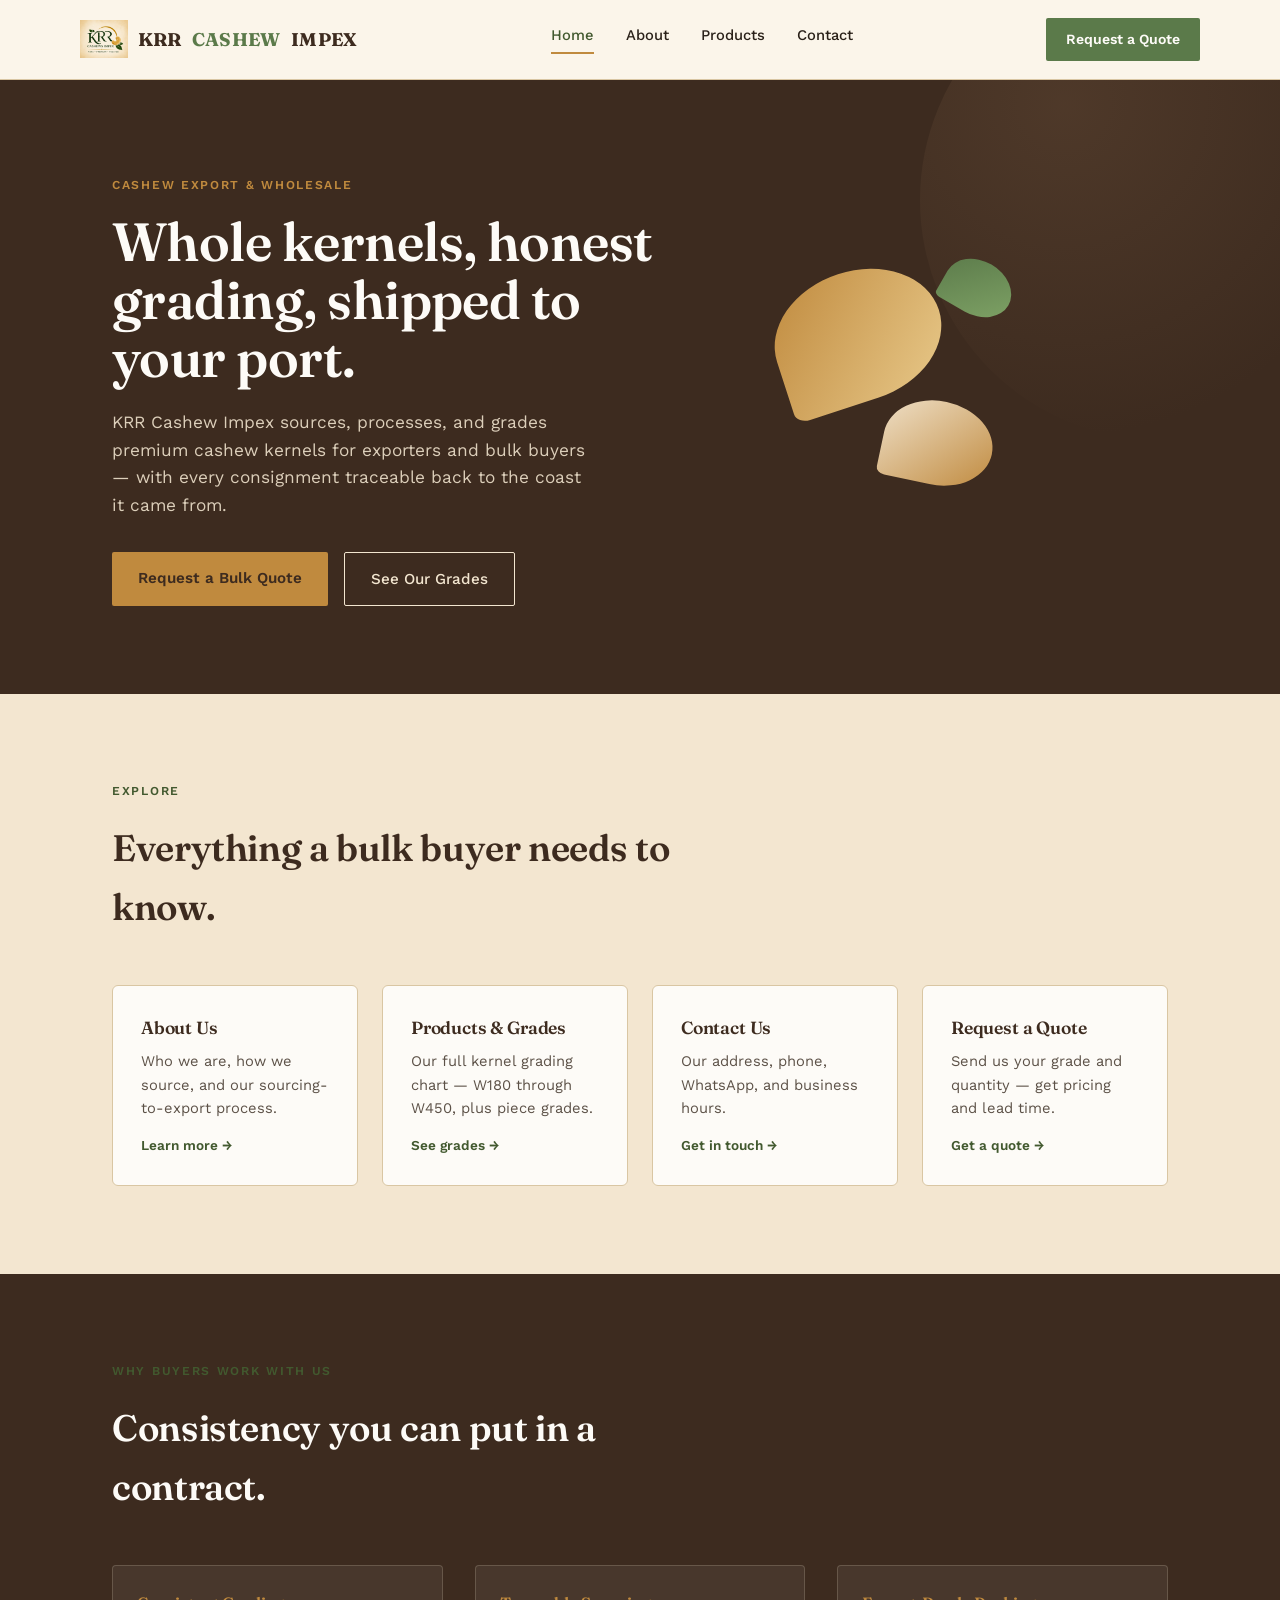
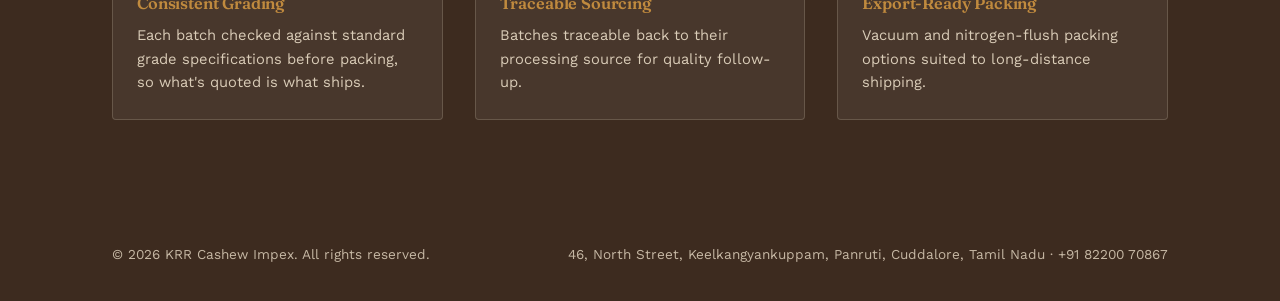
<file: index.html>
<!DOCTYPE html>
<html lang="en">
<head>
<meta charset="UTF-8">
<meta name="viewport" content="width=device-width, initial-scale=1.0">
<title>KRR Cashew Impex — Premium Cashew Export &amp; Wholesale</title>
<link rel="preconnect" href="https://fonts.googleapis.com">
<link href="https://fonts.googleapis.com/css2?family=Fraunces:opsz,wght@9..144,300;9..144,500;9..144,600;9..144,700&family=Work+Sans:wght@400;500;600&display=swap" rel="stylesheet">
<link rel="stylesheet" href="style.css">
</head>
<body>

<header class="nav">
  <div class="wrap nav-inner">
    <a href="index.html" class="logo">
      <img src="logo.png.jpeg" alt="KRR Cashew Impex" style="height:38px; width:auto;">
      KRR <span>CASHEW</span> IMPEX
    </a>
    <nav class="links">
      <a href="index.html" class="active">Home</a>
      <a href="about.html">About</a>
      <a href="products.html">Products</a>
      <a href="contact.html">Contact</a>
    </nav>
    <a href="quote.html" class="nav-cta">Request a Quote</a>
  </div>
</header>

<section class="hero">
  <div class="wrap hero-inner">
    <div>
      <div class="eyebrow">Cashew Export &amp; Wholesale</div>
      <h1>Whole kernels, honest grading, shipped to your port.</h1>
      <p class="lead">KRR Cashew Impex sources, processes, and grades premium cashew kernels for exporters and bulk buyers — with every consignment traceable back to the coast it came from.</p>
      <div class="btn-row">
        <a href="quote.html" class="btn-primary">Request a Bulk Quote</a>
        <a href="products.html" class="btn-ghost">See Our Grades</a>
      </div>
    </div>
    <div class="kernel-art" aria-hidden="true">
      <div class="kernel-shape k1"></div>
      <div class="kernel-shape k2"></div>
      <div class="kernel-shape k3"></div>
    </div>
  </div>
</section>

<section class="quicklinks">
  <div class="wrap">
    <div class="section-head">
      <div class="eyebrow">Explore</div>
      <h2>Everything a bulk buyer needs to know.</h2>
    </div>
    <div class="quicklink-grid">
      <a href="about.html" class="quicklink-card">
        <h3>About Us</h3>
        <p>Who we are, how we source, and our sourcing-to-export process.</p>
        <div class="go">Learn more →</div>
      </a>
      <a href="products.html" class="quicklink-card">
        <h3>Products &amp; Grades</h3>
        <p>Our full kernel grading chart — W180 through W450, plus piece grades.</p>
        <div class="go">See grades →</div>
      </a>
      <a href="contact.html" class="quicklink-card">
        <h3>Contact Us</h3>
        <p>Our address, phone, WhatsApp, and business hours.</p>
        <div class="go">Get in touch →</div>
      </a>
      <a href="quote.html" class="quicklink-card">
        <h3>Request a Quote</h3>
        <p>Send us your grade and quantity — get pricing and lead time.</p>
        <div class="go">Get a quote →</div>
      </a>
    </div>
  </div>
</section>

<section class="trust">
  <div class="wrap">
    <div class="section-head">
      <div class="eyebrow">Why Buyers Work With Us</div>
      <h2>Consistency you can put in a contract.</h2>
    </div>
    <div class="trust-grid">
      <div class="trust-card"><h3>Consistent Grading</h3><p>Each batch checked against standard grade specifications before packing, so what's quoted is what ships.</p></div>
      <div class="trust-card"><h3>Traceable Sourcing</h3><p>Batches traceable back to their processing source for quality follow-up.</p></div>
      <div class="trust-card"><h3>Export-Ready Packing</h3><p>Vacuum and nitrogen-flush packing options suited to long-distance shipping.</p></div>
    </div>
  </div>
</section>

<footer>
  <div class="wrap footer-inner">
    <div>© 2026 KRR Cashew Impex. All rights reserved.</div>
    <div>46, North Street, Keelkangyankuppam, Panruti, Cuddalore, Tamil Nadu · +91 82200 70867</div>
  </div>
</footer>

</body>
</html>
</file>
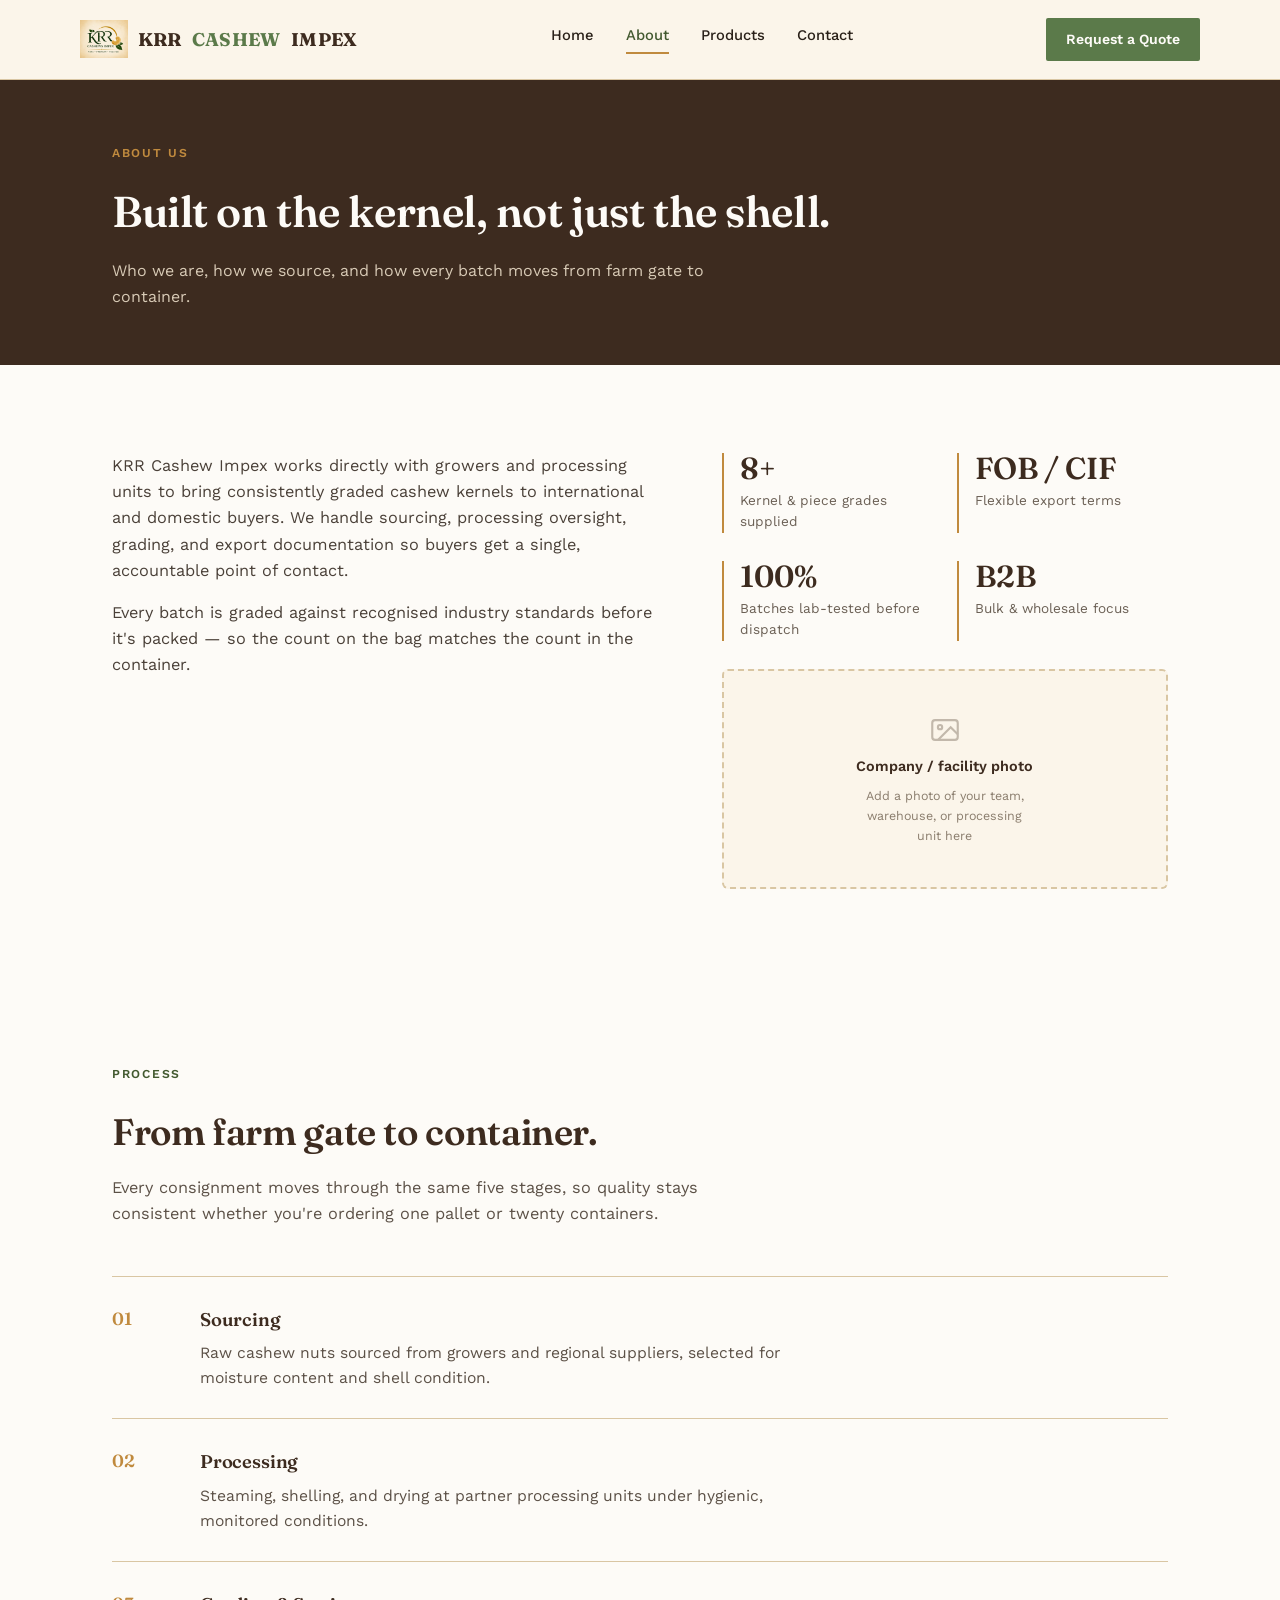
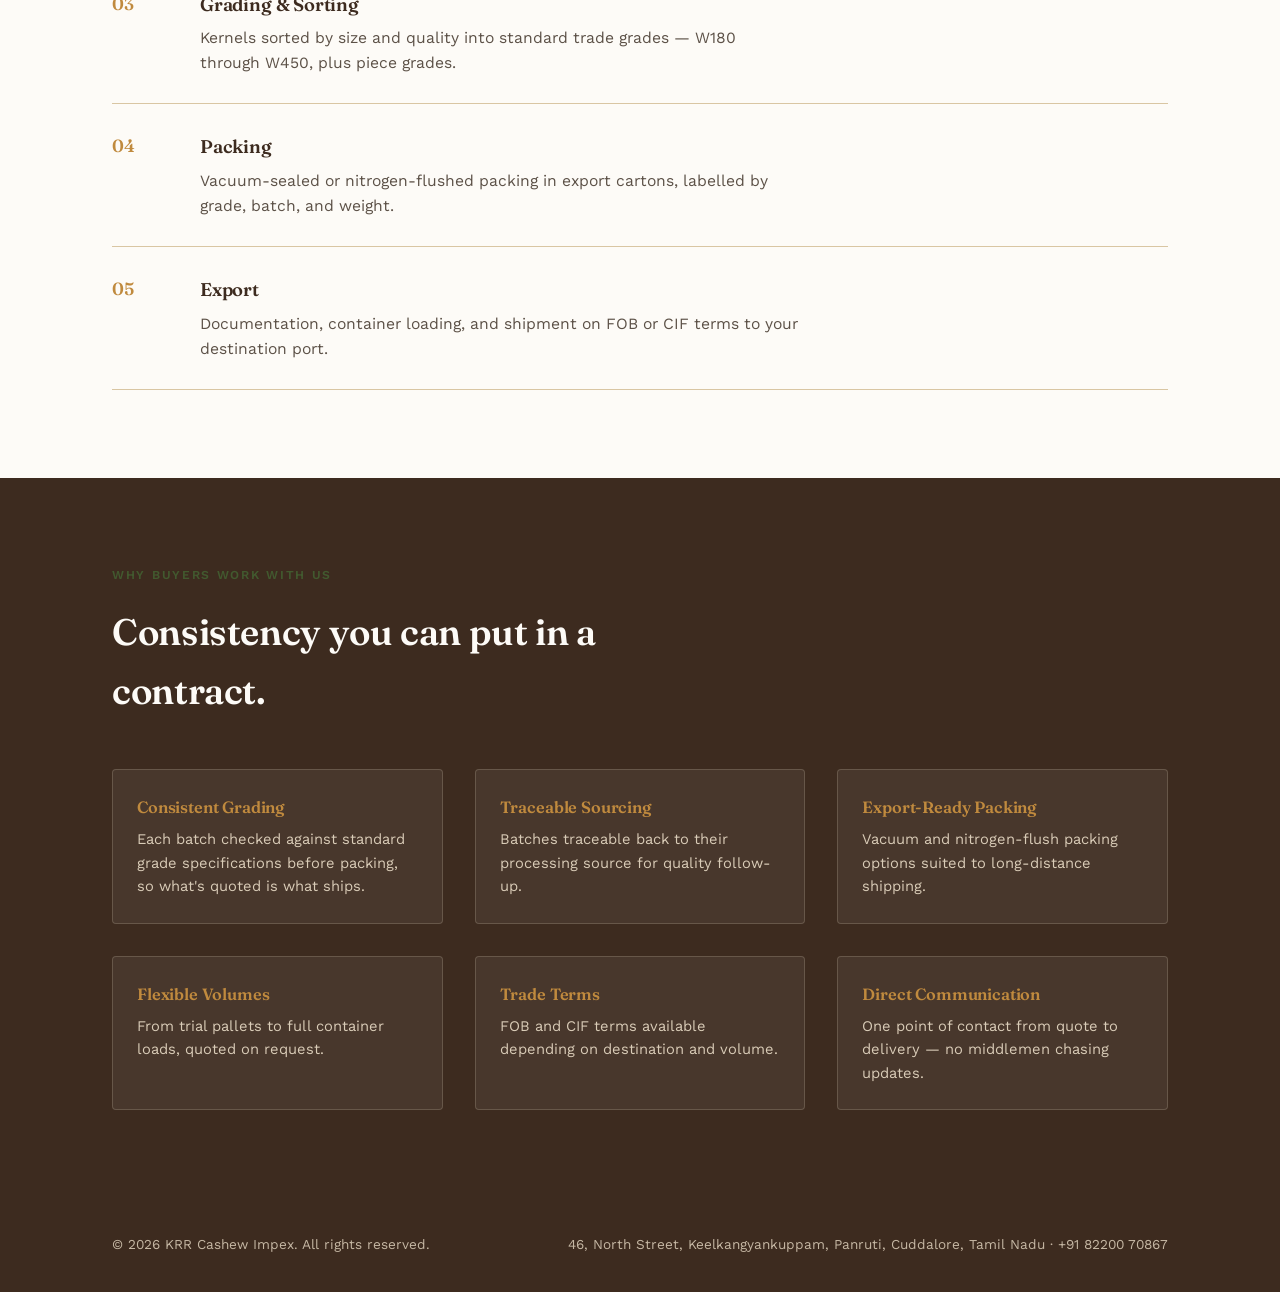
<file: about.html>
<!DOCTYPE html>
<html lang="en">
<head>
<meta charset="UTF-8">
<meta name="viewport" content="width=device-width, initial-scale=1.0">
<title>About Us — KRR Cashew Impex</title>
<link rel="preconnect" href="https://fonts.googleapis.com">
<link href="https://fonts.googleapis.com/css2?family=Fraunces:opsz,wght@9..144,300;9..144,500;9..144,600;9..144,700&family=Work+Sans:wght@400;500;600&display=swap" rel="stylesheet">
<link rel="stylesheet" href="style.css">
</head>
<body>

<header class="nav">
  <div class="wrap nav-inner">
    <a href="index.html" class="logo">
      <img src="logo.png.jpeg" alt="KRR Cashew Impex" style="height:38px; width:auto;">
      KRR <span>CASHEW</span> IMPEX
    </a>
    <nav class="links">
      <a href="index.html">Home</a>
      <a href="about.html" class="active">About</a>
      <a href="products.html">Products</a>
      <a href="contact.html">Contact</a>
    </nav>
    <a href="quote.html" class="nav-cta">Request a Quote</a>
  </div>
</header>

<section class="page-head">
  <div class="wrap">
    <div class="eyebrow">About Us</div>
    <h1>Built on the kernel, not just the shell.</h1>
    <p>Who we are, how we source, and how every batch moves from farm gate to container.</p>
  </div>
</section>

<section class="about">
  <div class="wrap about-grid">
    <div class="about-text">
      <p>KRR Cashew Impex works directly with growers and processing units to bring consistently graded cashew kernels to international and domestic buyers. We handle sourcing, processing oversight, grading, and export documentation so buyers get a single, accountable point of contact.</p>
      <p>Every batch is graded against recognised industry standards before it's packed — so the count on the bag matches the count in the container.</p>
    </div>
    <div class="stat-list">
      <div class="stat"><div class="num">8+</div><div class="label">Kernel &amp; piece grades supplied</div></div>
      <div class="stat"><div class="num">FOB / CIF</div><div class="label">Flexible export terms</div></div>
      <div class="stat"><div class="num">100%</div><div class="label">Batches lab-tested before dispatch</div></div>
      <div class="stat"><div class="num">B2B</div><div class="label">Bulk &amp; wholesale focus</div></div>
      <div class="img-slot" style="grid-column:1/-1;">
        <svg viewBox="0 0 24 24" fill="none" stroke="currentColor" stroke-width="1.5"><rect x="3" y="5" width="18" height="14" rx="2"/><circle cx="8.5" cy="10" r="1.5"/><path d="M21 15l-5-5-9 9"/></svg>
        <div class="slot-title">Company / facility photo</div>
        <div class="slot-sub">Add a photo of your team, warehouse, or processing unit here</div>
      </div>
    </div>
  </div>
</section>

<section class="process" id="process">
  <div class="wrap">
    <div class="section-head">
      <div class="eyebrow">Process</div>
      <h2>From farm gate to container.</h2>
      <p>Every consignment moves through the same five stages, so quality stays consistent whether you're ordering one pallet or twenty containers.</p>
    </div>
    <div class="timeline">
      <div class="step">
        <div class="idx">01</div>
        <div><h3>Sourcing</h3><p>Raw cashew nuts sourced from growers and regional suppliers, selected for moisture content and shell condition.</p></div>
      </div>
      <div class="step">
        <div class="idx">02</div>
        <div><h3>Processing</h3><p>Steaming, shelling, and drying at partner processing units under hygienic, monitored conditions.</p></div>
      </div>
      <div class="step">
        <div class="idx">03</div>
        <div><h3>Grading &amp; Sorting</h3><p>Kernels sorted by size and quality into standard trade grades — W180 through W450, plus piece grades.</p></div>
      </div>
      <div class="step">
        <div class="idx">04</div>
        <div><h3>Packing</h3><p>Vacuum-sealed or nitrogen-flushed packing in export cartons, labelled by grade, batch, and weight.</p></div>
      </div>
      <div class="step">
        <div class="idx">05</div>
        <div><h3>Export</h3><p>Documentation, container loading, and shipment on FOB or CIF terms to your destination port.</p></div>
      </div>
    </div>
  </div>
</section>

<section class="trust">
  <div class="wrap">
    <div class="section-head">
      <div class="eyebrow">Why Buyers Work With Us</div>
      <h2>Consistency you can put in a contract.</h2>
    </div>
    <div class="trust-grid">
      <div class="trust-card"><h3>Consistent Grading</h3><p>Each batch checked against standard grade specifications before packing, so what's quoted is what ships.</p></div>
      <div class="trust-card"><h3>Traceable Sourcing</h3><p>Batches traceable back to their processing source for quality follow-up.</p></div>
      <div class="trust-card"><h3>Export-Ready Packing</h3><p>Vacuum and nitrogen-flush packing options suited to long-distance shipping.</p></div>
      <div class="trust-card"><h3>Flexible Volumes</h3><p>From trial pallets to full container loads, quoted on request.</p></div>
      <div class="trust-card"><h3>Trade Terms</h3><p>FOB and CIF terms available depending on destination and volume.</p></div>
      <div class="trust-card"><h3>Direct Communication</h3><p>One point of contact from quote to delivery — no middlemen chasing updates.</p></div>
    </div>
  </div>
</section>

<footer>
  <div class="wrap footer-inner">
    <div>© 2026 KRR Cashew Impex. All rights reserved.</div>
    <div>46, North Street, Keelkangyankuppam, Panruti, Cuddalore, Tamil Nadu · +91 82200 70867</div>
  </div>
</footer>

</body>
</html>
</file>
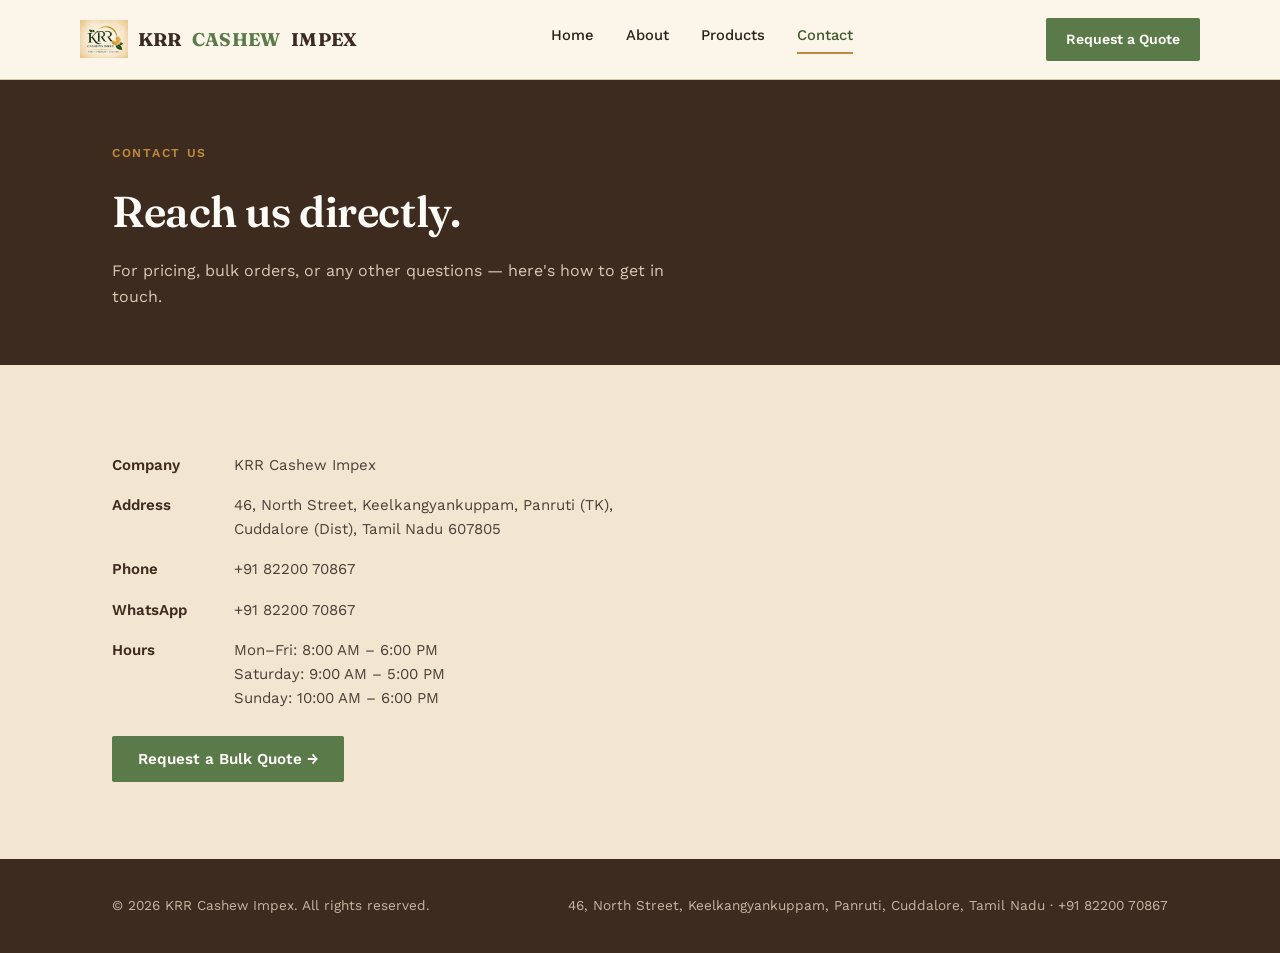
<file: contact.html>
<!DOCTYPE html>
<html lang="en">
<head>
<meta charset="UTF-8">
<meta name="viewport" content="width=device-width, initial-scale=1.0">
<title>Contact — KRR Cashew Impex</title>
<link rel="preconnect" href="https://fonts.googleapis.com">
<link href="https://fonts.googleapis.com/css2?family=Fraunces:opsz,wght@9..144,300;9..144,500;9..144,600;9..144,700&family=Work+Sans:wght@400;500;600&display=swap" rel="stylesheet">
<link rel="stylesheet" href="style.css">
</head>
<body>

<header class="nav">
  <div class="wrap nav-inner">
    <a href="index.html" class="logo">
      <img src="logo.png.jpeg" alt="KRR Cashew Impex" style="height:38px; width:auto;">
      KRR <span>CASHEW</span> IMPEX
    </a>
    <nav class="links">
      <a href="index.html">Home</a>
      <a href="about.html">About</a>
      <a href="products.html">Products</a>
      <a href="contact.html" class="active">Contact</a>
    </nav>
    <a href="quote.html" class="nav-cta">Request a Quote</a>
  </div>
</header>

<section class="page-head">
  <div class="wrap">
    <div class="eyebrow">Contact Us</div>
    <h1>Reach us directly.</h1>
    <p>For pricing, bulk orders, or any other questions — here's how to get in touch.</p>
  </div>
</section>

<section class="contact">
  <div class="wrap">
    <div class="contact-info" style="max-width:520px;">
      <div class="info-row"><span class="k">Company</span><span class="v">KRR Cashew Impex</span></div>
      <div class="info-row"><span class="k">Address</span><span class="v">46, North Street, Keelkangyankuppam, Panruti (TK), Cuddalore (Dist), Tamil Nadu 607805</span></div>
      <div class="info-row"><span class="k">Phone</span><span class="v"><a href="tel:+918220070867" style="text-decoration:none;">+91 82200 70867</a></span></div>
      <div class="info-row"><span class="k">WhatsApp</span><span class="v"><a href="https://wa.me/918220070867" style="text-decoration:none;" target="_blank" rel="noopener">+91 82200 70867</a></span></div>
      <div class="info-row"><span class="k">Hours</span><span class="v">Mon–Fri: 8:00 AM – 6:00 PM<br>Saturday: 9:00 AM – 5:00 PM<br>Sunday: 10:00 AM – 6:00 PM</span></div>
    </div>
    <div style="margin-top:36px;">
      <a href="quote.html" class="btn-primary" style="background:var(--leaf); color:var(--white);">Request a Bulk Quote →</a>
    </div>
  </div>
</section>

<footer>
  <div class="wrap footer-inner">
    <div>© 2026 KRR Cashew Impex. All rights reserved.</div>
    <div>46, North Street, Keelkangyankuppam, Panruti, Cuddalore, Tamil Nadu · +91 82200 70867</div>
  </div>
</footer>

</body>
</html>
</file>
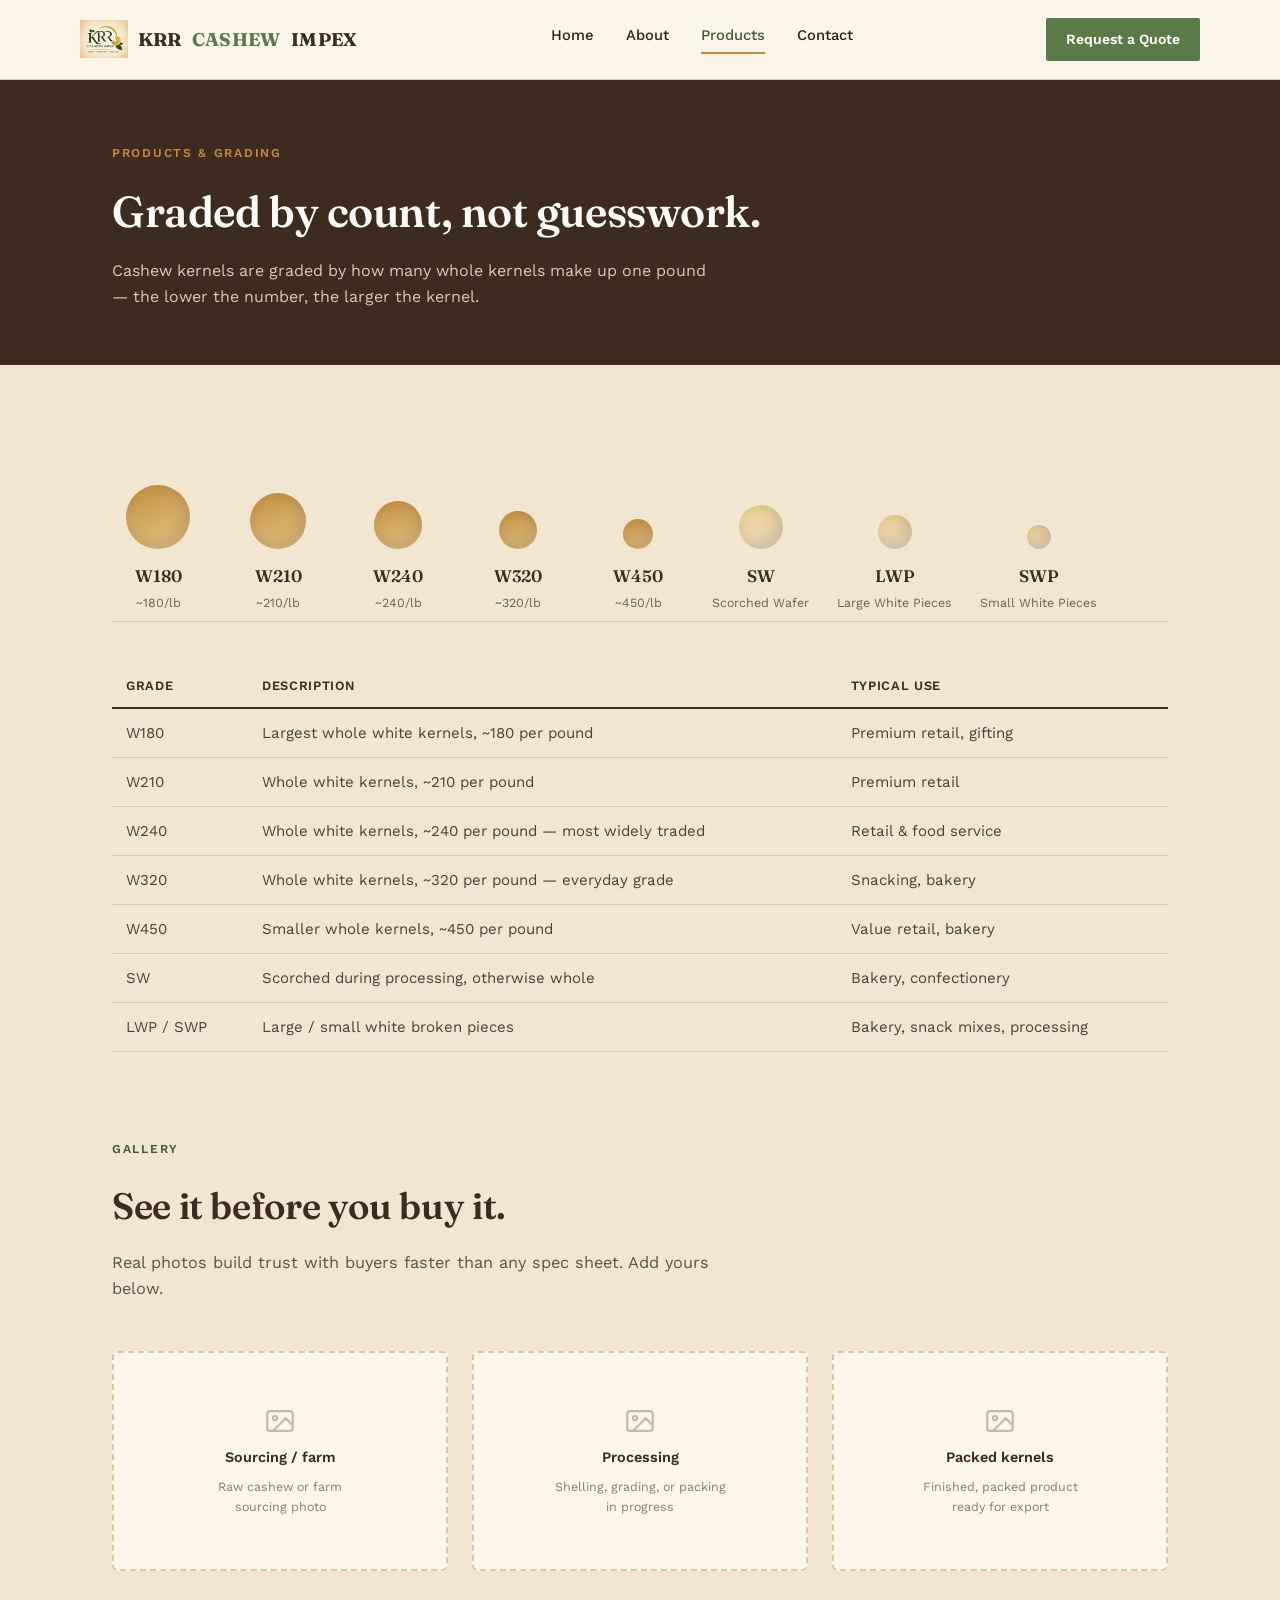
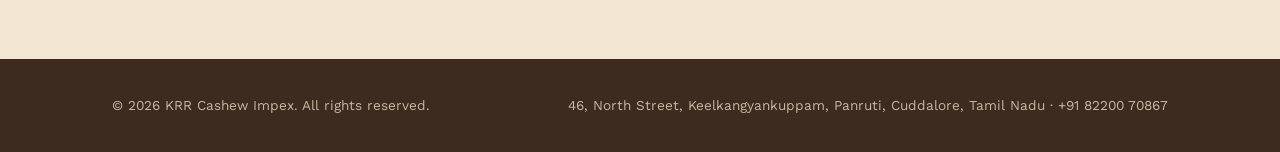
<file: products.html>
<!DOCTYPE html>
<html lang="en">
<head>
<meta charset="UTF-8">
<meta name="viewport" content="width=device-width, initial-scale=1.0">
<title>Products &amp; Grades — KRR Cashew Impex</title>
<link rel="preconnect" href="https://fonts.googleapis.com">
<link href="https://fonts.googleapis.com/css2?family=Fraunces:opsz,wght@9..144,300;9..144,500;9..144,600;9..144,700&family=Work+Sans:wght@400;500;600&display=swap" rel="stylesheet">
<link rel="stylesheet" href="style.css">
</head>
<body>

<header class="nav">
  <div class="wrap nav-inner">
    <a href="index.html" class="logo">
      <img src="logo.png.jpeg" alt="KRR Cashew Impex" style="height:38px; width:auto;">
      KRR <span>CASHEW</span> IMPEX
    </a>
    <nav class="links">
      <a href="index.html">Home</a>
      <a href="about.html">About</a>
      <a href="products.html" class="active">Products</a>
      <a href="contact.html">Contact</a>
    </nav>
    <a href="quote.html" class="nav-cta">Request a Quote</a>
  </div>
</header>

<section class="page-head">
  <div class="wrap">
    <div class="eyebrow">Products &amp; Grading</div>
    <h1>Graded by count, not guesswork.</h1>
    <p>Cashew kernels are graded by how many whole kernels make up one pound — the lower the number, the larger the kernel.</p>
  </div>
</section>

<section class="grades" id="grades">
  <div class="wrap">
    <div class="grade-chart" role="img" aria-label="Relative kernel sizes by grade">
      <div class="grade-item">
        <div class="grade-circle" style="width:64px; height:64px;"></div>
        <div class="code">W180</div>
        <div class="count">~180/lb</div>
      </div>
      <div class="grade-item">
        <div class="grade-circle" style="width:56px; height:56px;"></div>
        <div class="code">W210</div>
        <div class="count">~210/lb</div>
      </div>
      <div class="grade-item">
        <div class="grade-circle" style="width:48px; height:48px;"></div>
        <div class="code">W240</div>
        <div class="count">~240/lb</div>
      </div>
      <div class="grade-item">
        <div class="grade-circle" style="width:38px; height:38px;"></div>
        <div class="code">W320</div>
        <div class="count">~320/lb</div>
      </div>
      <div class="grade-item">
        <div class="grade-circle" style="width:30px; height:30px;"></div>
        <div class="code">W450</div>
        <div class="count">~450/lb</div>
      </div>
      <div class="grade-item">
        <div class="grade-circle" style="width:44px; height:44px; background:linear-gradient(160deg,#E8C98A,#EFE0C8);"></div>
        <div class="code">SW</div>
        <div class="count">Scorched Wafer</div>
      </div>
      <div class="grade-item">
        <div class="grade-circle" style="width:34px; height:34px; background:linear-gradient(160deg,#E8C98A,#EFE0C8);"></div>
        <div class="code">LWP</div>
        <div class="count">Large White Pieces</div>
      </div>
      <div class="grade-item">
        <div class="grade-circle" style="width:24px; height:24px; background:linear-gradient(160deg,#E8C98A,#EFE0C8);"></div>
        <div class="code">SWP</div>
        <div class="count">Small White Pieces</div>
      </div>
    </div>

    <table class="grade-table">
      <thead>
        <tr><th>Grade</th><th>Description</th><th>Typical Use</th></tr>
      </thead>
      <tbody>
        <tr><td>W180</td><td>Largest whole white kernels, ~180 per pound</td><td>Premium retail, gifting</td></tr>
        <tr><td>W210</td><td>Whole white kernels, ~210 per pound</td><td>Premium retail</td></tr>
        <tr><td>W240</td><td>Whole white kernels, ~240 per pound — most widely traded</td><td>Retail &amp; food service</td></tr>
        <tr><td>W320</td><td>Whole white kernels, ~320 per pound — everyday grade</td><td>Snacking, bakery</td></tr>
        <tr><td>W450</td><td>Smaller whole kernels, ~450 per pound</td><td>Value retail, bakery</td></tr>
        <tr><td>SW</td><td>Scorched during processing, otherwise whole</td><td>Bakery, confectionery</td></tr>
        <tr><td>LWP / SWP</td><td>Large / small white broken pieces</td><td>Bakery, snack mixes, processing</td></tr>
      </tbody>
    </table>
  </div>
</section>

<section class="grades" style="padding-top:0;">
  <div class="wrap">
    <div class="section-head">
      <div class="eyebrow">Gallery</div>
      <h2>See it before you buy it.</h2>
      <p>Real photos build trust with buyers faster than any spec sheet. Add yours below.</p>
    </div>
    <div class="gallery-grid">
      <div class="img-slot">
        <svg viewBox="0 0 24 24" fill="none" stroke="currentColor" stroke-width="1.5"><rect x="3" y="5" width="18" height="14" rx="2"/><circle cx="8.5" cy="10" r="1.5"/><path d="M21 15l-5-5-9 9"/></svg>
        <div class="slot-title">Sourcing / farm</div>
        <div class="slot-sub">Raw cashew or farm sourcing photo</div>
      </div>
      <div class="img-slot">
        <svg viewBox="0 0 24 24" fill="none" stroke="currentColor" stroke-width="1.5"><rect x="3" y="5" width="18" height="14" rx="2"/><circle cx="8.5" cy="10" r="1.5"/><path d="M21 15l-5-5-9 9"/></svg>
        <div class="slot-title">Processing</div>
        <div class="slot-sub">Shelling, grading, or packing in progress</div>
      </div>
      <div class="img-slot">
        <svg viewBox="0 0 24 24" fill="none" stroke="currentColor" stroke-width="1.5"><rect x="3" y="5" width="18" height="14" rx="2"/><circle cx="8.5" cy="10" r="1.5"/><path d="M21 15l-5-5-9 9"/></svg>
        <div class="slot-title">Packed kernels</div>
        <div class="slot-sub">Finished, packed product ready for export</div>
      </div>
    </div>
  </div>
</section>

<footer>
  <div class="wrap footer-inner">
    <div>© 2026 KRR Cashew Impex. All rights reserved.</div>
    <div>46, North Street, Keelkangyankuppam, Panruti, Cuddalore, Tamil Nadu · +91 82200 70867</div>
  </div>
</footer>

</body>
</html>
</file>
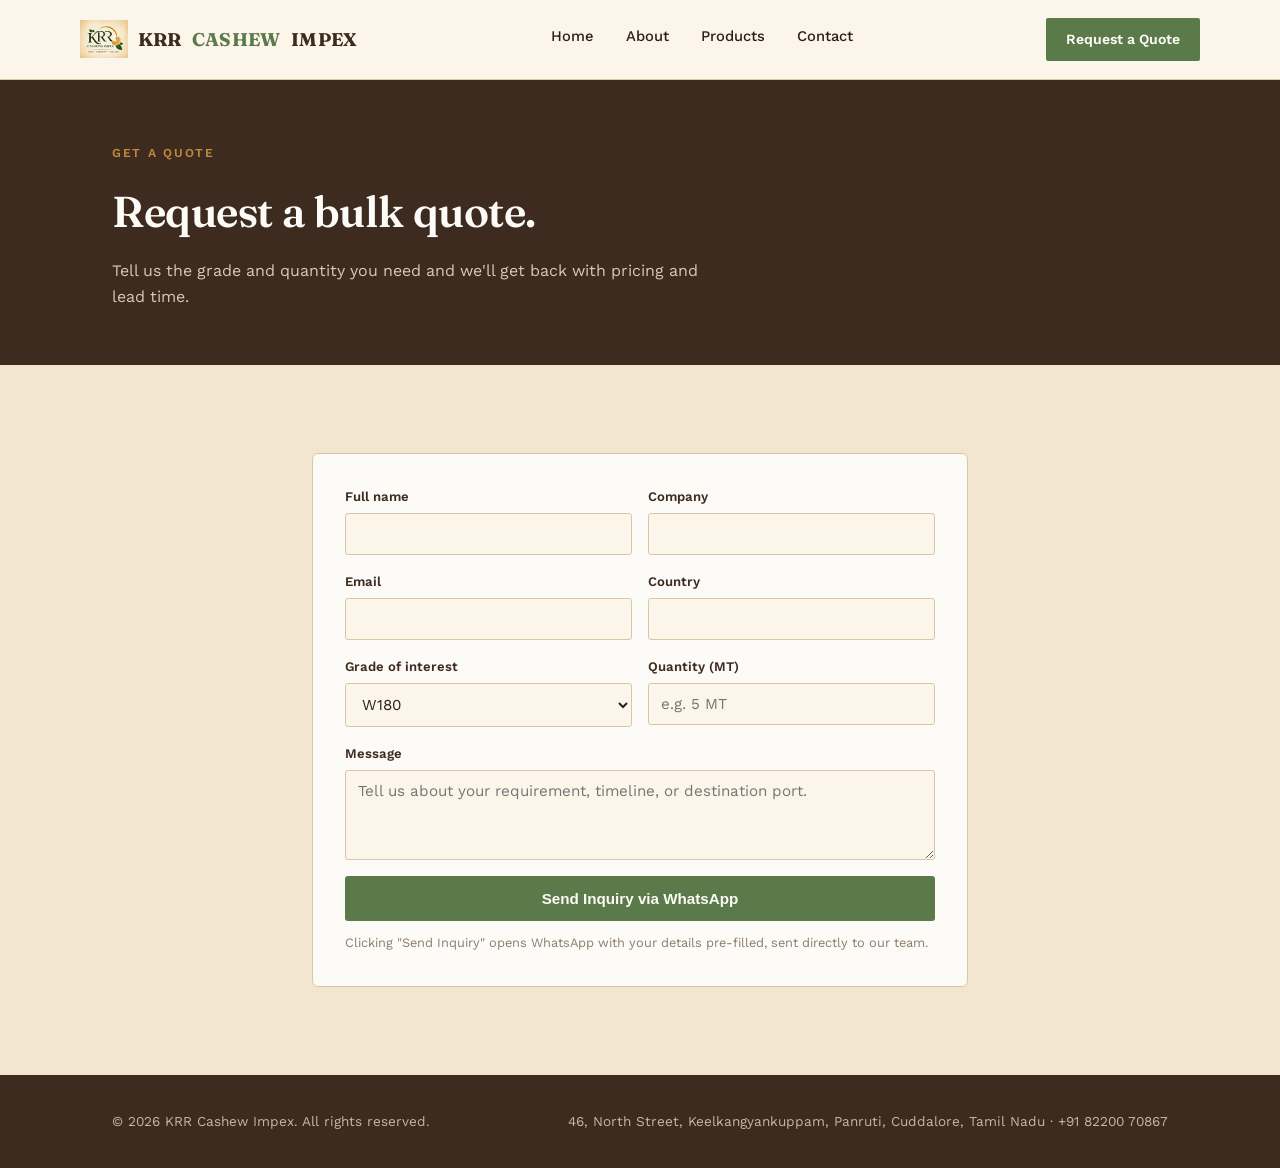
<file: quote.html>
<!DOCTYPE html>
<html lang="en">
<head>
<meta charset="UTF-8">
<meta name="viewport" content="width=device-width, initial-scale=1.0">
<title>Request a Quote — KRR Cashew Impex</title>
<link rel="preconnect" href="https://fonts.googleapis.com">
<link href="https://fonts.googleapis.com/css2?family=Fraunces:opsz,wght@9..144,300;9..144,500;9..144,600;9..144,700&family=Work+Sans:wght@400;500;600&display=swap" rel="stylesheet">
<link rel="stylesheet" href="style.css">
</head>
<body>

<header class="nav">
  <div class="wrap nav-inner">
    <a href="index.html" class="logo">
      <img src="logo.png.jpeg" alt="KRR Cashew Impex" style="height:38px; width:auto;">
      KRR <span>CASHEW</span> IMPEX
    </a>
    <nav class="links">
      <a href="index.html">Home</a>
      <a href="about.html">About</a>
      <a href="products.html">Products</a>
      <a href="contact.html">Contact</a>
    </nav>
    <a href="quote.html" class="nav-cta">Request a Quote</a>
  </div>
</header>

<section class="page-head">
  <div class="wrap">
    <div class="eyebrow">Get A Quote</div>
    <h1>Request a bulk quote.</h1>
    <p>Tell us the grade and quantity you need and we'll get back with pricing and lead time.</p>
  </div>
</section>

<section class="contact">
  <div class="wrap" style="max-width:720px;">
    <form id="inquiryForm" onsubmit="return sendToWhatsApp(event);">
      <div class="form-row">
        <div class="field"><label for="name">Full name</label><input id="name" name="name" type="text" required></div>
        <div class="field"><label for="company">Company</label><input id="company" name="company" type="text"></div>
      </div>
      <div class="form-row">
        <div class="field"><label for="email">Email</label><input id="email" name="email" type="email"></div>
        <div class="field"><label for="country">Country</label><input id="country" name="country" type="text"></div>
      </div>
      <div class="form-row">
        <div class="field"><label for="grade">Grade of interest</label>
          <select id="grade" name="grade">
            <option>W180</option><option>W210</option><option>W240</option>
            <option>W320</option><option>W450</option><option>SW</option>
            <option>LWP / SWP</option><option>Not sure yet</option>
          </select>
        </div>
        <div class="field"><label for="qty">Quantity (MT)</label><input id="qty" name="qty" type="text" placeholder="e.g. 5 MT"></div>
      </div>
      <div class="form-row">
        <div class="field full"><label for="message">Message</label><textarea id="message" name="message" placeholder="Tell us about your requirement, timeline, or destination port."></textarea></div>
      </div>
      <button class="submit-btn" type="submit">Send Inquiry via WhatsApp</button>
      <p class="form-note">Clicking "Send Inquiry" opens WhatsApp with your details pre-filled, sent directly to our team.</p>
    </form>
  </div>
</section>

<footer>
  <div class="wrap footer-inner">
    <div>© 2026 KRR Cashew Impex. All rights reserved.</div>
    <div>46, North Street, Keelkangyankuppam, Panruti, Cuddalore, Tamil Nadu · +91 82200 70867</div>
  </div>
</footer>

<script src="script.js"></script>
</body>
</html>
</file>
<file: style.css>
:root{
  --shell-brown:#3D2B1F;
  --shell-brown-light:#5A4230;
  --cream:#F3E6D0;
  --cream-soft:#FBF5EA;
  --leaf:#5B7A4A;
  --leaf-dark:#42592F;
  --gold:#C08A3E;
  --charcoal:#2A2119;
  --white:#FDFBF7;
  --rule:#D9C6A3;
}
*{box-sizing:border-box; margin:0; padding:0;}
html{scroll-behavior:smooth;}
body{
  background:var(--cream-soft);
  color:var(--charcoal);
  font-family:'Work Sans', sans-serif;
  line-height:1.6;
  -webkit-font-smoothing:antialiased;
}
h1,h2,h3,.display{
  font-family:'Fraunces', serif;
  font-weight:600;
  letter-spacing:-0.01em;
  color:var(--shell-brown);
}
a{color:inherit;}
img{max-width:100%; display:block;}
.wrap{max-width:1120px; margin:0 auto; padding:0 32px;}
@media (max-width:640px){ .wrap{padding:0 20px;} }

/* NAV */
header.nav{
  position:sticky; top:0; z-index:50;
  background:var(--cream-soft);
  border-bottom:1px solid var(--rule);
}
.nav-inner{
  display:flex; align-items:center; justify-content:space-between;
  padding:18px 0;
}
.logo{
  font-family:'Fraunces', serif;
  font-weight:700;
  font-size:1.15rem;
  letter-spacing:0.02em;
  color:var(--shell-brown);
  text-decoration:none;
  display:flex; align-items:center; gap:10px;
}
.logo span{color:var(--leaf);}
nav.links{display:flex; gap:32px; font-size:0.92rem; font-weight:500;}
nav.links a{text-decoration:none; color:var(--charcoal); position:relative; padding-bottom:4px;}
nav.links a:hover{color:var(--leaf-dark);}
nav.links a.active{color:var(--leaf-dark); border-bottom:2px solid var(--gold);}
.nav-cta{
  background:var(--leaf); color:var(--white); text-decoration:none;
  padding:10px 20px; border-radius:2px; font-size:0.88rem; font-weight:600;
  white-space:nowrap;
}
.nav-cta:hover{background:var(--leaf-dark);}
.menu-toggle{display:none;}
@media (max-width:800px){
  nav.links{display:none;}
  .menu-toggle{display:block; font-size:1.5rem; background:none; border:none; color:var(--shell-brown); cursor:pointer;}
}

/* HERO */
.hero{
  background:var(--shell-brown);
  color:var(--cream);
  position:relative;
  overflow:hidden;
  padding:96px 0 88px;
}
.hero::before{
  content:"";
  position:absolute; right:-120px; top:-120px;
  width:480px; height:480px; border-radius:50%;
  background:radial-gradient(circle at 30% 30%, var(--shell-brown-light), transparent 70%);
  opacity:0.6;
}
.hero-inner{position:relative; display:grid; grid-template-columns:1.3fr 1fr; gap:56px; align-items:center;}
@media (max-width:900px){ .hero-inner{grid-template-columns:1fr;} }
.eyebrow{
  text-transform:uppercase; letter-spacing:0.14em; font-size:0.76rem;
  color:var(--gold); font-weight:600; margin-bottom:18px;
}
.hero h1{
  font-size:clamp(2.2rem, 4.2vw, 3.4rem);
  color:var(--white);
  line-height:1.08;
  margin-bottom:22px;
}
.hero p.lead{
  font-size:1.08rem; color:var(--cream); opacity:0.88; max-width:44ch; margin-bottom:32px;
}
.btn-row{display:flex; gap:16px; flex-wrap:wrap;}
.btn-primary{
  background:var(--gold); color:var(--shell-brown); text-decoration:none;
  padding:14px 26px; font-weight:600; font-size:0.95rem; border-radius:2px;
}
.btn-primary:hover{background:#d59a4d;}
.btn-ghost{
  border:1px solid var(--cream); color:var(--cream); text-decoration:none;
  padding:14px 26px; font-weight:500; font-size:0.95rem; border-radius:2px;
}
.btn-ghost:hover{background:rgba(255,255,255,0.08);}

/* Page header (for non-home pages) */
.page-head{
  background:var(--shell-brown); color:var(--cream);
  padding:64px 0 56px;
}
.page-head .eyebrow{margin-bottom:14px;}
.page-head h1{color:var(--white); font-size:clamp(1.9rem,3.6vw,2.7rem);}
.page-head p{color:var(--cream); opacity:0.85; margin-top:12px; max-width:60ch;}

/* hero kernel graphic */
.kernel-art{position:relative; height:280px;}
.kernel-shape{
  position:absolute; border-radius:50% 50% 50% 8%;
  background:linear-gradient(135deg, var(--gold), #E8C98A);
}
.kernel-shape.k1{width:170px; height:130px; top:20px; left:40px; transform:rotate(-18deg);}
.kernel-shape.k2{width:110px; height:84px; top:150px; left:150px; transform:rotate(12deg); background:linear-gradient(135deg,#EFE0C8,var(--gold));}
.kernel-shape.k3{width:70px; height:54px; top:10px; left:210px; transform:rotate(30deg); background:linear-gradient(135deg,var(--leaf),#7FA366);}
@media (max-width:900px){ .kernel-art{height:160px;} }

/* SECTION generic */
section{padding:88px 0;}
.section-head{max-width:640px; margin-bottom:48px;}
.section-head .eyebrow{color:var(--leaf-dark);}
.section-head h2{font-size:clamp(1.7rem, 3vw, 2.3rem);}
.section-head p{color:#5c5147; margin-top:14px; font-size:1.02rem;}

/* ABOUT */
.about{background:var(--white);}
.about-grid{display:grid; grid-template-columns:1.1fr 0.9fr; gap:64px; align-items:start;}
@media (max-width:800px){ .about-grid{grid-template-columns:1fr;} }
.about-text p{color:#4a4038; margin-bottom:16px; font-size:1.02rem;}
.stat-list{display:grid; grid-template-columns:1fr 1fr; gap:28px 24px;}
.stat{border-left:2px solid var(--gold); padding-left:16px;}
.stat .num{font-family:'Fraunces',serif; font-size:1.9rem; font-weight:600; color:var(--shell-brown); line-height:1;}
.stat .label{font-size:0.85rem; color:#6b6055; margin-top:6px;}

.img-slot{
  border:2px dashed var(--rule);
  border-radius:6px;
  background:var(--cream-soft);
  display:flex; flex-direction:column; align-items:center; justify-content:center;
  text-align:center; color:#8a7d6d; gap:8px; padding:20px;
  min-height:220px;
}
.img-slot svg{width:34px; height:34px; opacity:0.5;}
.img-slot .slot-title{font-weight:600; color:var(--shell-brown); font-size:0.9rem;}
.img-slot .slot-sub{font-size:0.78rem; max-width:22ch;}
.gallery-grid{display:grid; grid-template-columns:repeat(3,1fr); gap:24px;}
@media (max-width:800px){ .gallery-grid{grid-template-columns:1fr;} }

/* GRADES */
.grades{background:var(--cream);}
.grade-chart{
  display:flex; align-items:flex-end; gap:28px; padding:32px 0 8px;
  border-bottom:1px solid var(--rule); overflow-x:auto;
}
.grade-item{display:flex; flex-direction:column; align-items:center; min-width:92px;}
.grade-circle{
  border-radius:50%;
  background:linear-gradient(160deg, var(--gold), #E8C98A);
  box-shadow:inset -6px -6px 14px rgba(61,43,31,0.18);
  margin-bottom:14px;
}
.grade-item .code{font-family:'Fraunces',serif; font-weight:600; color:var(--shell-brown); font-size:1.05rem;}
.grade-item .count{font-size:0.78rem; color:#6b6055; margin-top:3px; text-align:center;}
.grade-table{margin-top:44px; width:100%; border-collapse:collapse; font-size:0.94rem;}
.grade-table th{
  text-align:left; padding:10px 14px; border-bottom:2px solid var(--shell-brown);
  color:var(--shell-brown); font-weight:600; font-size:0.8rem; text-transform:uppercase; letter-spacing:0.05em;
}
.grade-table td{padding:12px 14px; border-bottom:1px solid var(--rule); color:#4a4038;}
.grade-table tr:hover td{background:rgba(192,138,62,0.08);}

/* PROCESS */
.process{background:var(--white);}
.timeline{display:flex; flex-direction:column;}
.step{display:grid; grid-template-columns:64px 1fr; gap:24px; padding:28px 0; border-top:1px solid var(--rule);}
.step:last-child{border-bottom:1px solid var(--rule);}
.step .idx{font-family:'Fraunces',serif; font-size:1.1rem; color:var(--gold); font-weight:600;}
.step h3{font-size:1.15rem; margin-bottom:6px;}
.step p{color:#5c5147; font-size:0.98rem; max-width:60ch;}

/* TRUST */
.trust{background:var(--shell-brown); color:var(--cream);}
.trust .section-head h2{color:var(--white);}
.trust .section-head p{color:var(--cream); opacity:0.82;}
.trust-grid{display:grid; grid-template-columns:repeat(3,1fr); gap:32px;}
@media (max-width:800px){ .trust-grid{grid-template-columns:1fr 1fr;} }
@media (max-width:520px){ .trust-grid{grid-template-columns:1fr;} }
.trust-card{
  background:rgba(255,255,255,0.06); border:1px solid rgba(243,230,208,0.18);
  padding:24px; border-radius:4px;
}
.trust-card h3{color:var(--gold); font-size:1.02rem; margin-bottom:8px;}
.trust-card p{font-size:0.92rem; color:var(--cream); opacity:0.85;}

/* Home quick-link cards */
.quicklinks{background:var(--cream);}
.quicklink-grid{display:grid; grid-template-columns:repeat(4,1fr); gap:24px;}
@media (max-width:900px){ .quicklink-grid{grid-template-columns:1fr 1fr;} }
@media (max-width:520px){ .quicklink-grid{grid-template-columns:1fr;} }
.quicklink-card{
  background:var(--white); border:1px solid var(--rule); border-radius:6px;
  padding:28px; text-decoration:none; display:block;
  transition:transform 0.15s ease;
}
.quicklink-card:hover{transform:translateY(-3px); border-color:var(--gold);}
.quicklink-card h3{font-size:1.1rem; margin-bottom:8px;}
.quicklink-card p{color:#5c5147; font-size:0.92rem; margin-bottom:14px;}
.quicklink-card .go{color:var(--leaf-dark); font-weight:600; font-size:0.85rem;}

/* CONTACT */
.contact{background:var(--cream);}
.contact-grid{display:grid; grid-template-columns:0.9fr 1.1fr; gap:56px;}
@media (max-width:850px){ .contact-grid{grid-template-columns:1fr;} }
.contact-info h3{font-size:1.1rem; margin-bottom:10px;}
.contact-info p{color:#5c5147; margin-bottom:22px; font-size:0.98rem;}
.info-row{display:flex; gap:12px; margin-bottom:16px; font-size:0.94rem;}
.info-row .k{color:var(--shell-brown); font-weight:600; min-width:110px;}
.info-row .v{color:#4a4038;}

form{background:var(--white); padding:32px; border-radius:6px; border:1px solid var(--rule);}
.form-row{display:grid; grid-template-columns:1fr 1fr; gap:16px; margin-bottom:16px;}
@media (max-width:500px){ .form-row{grid-template-columns:1fr;} }
.field{display:flex; flex-direction:column; gap:6px;}
.field.full{grid-column:1/-1;}
label{font-size:0.82rem; font-weight:600; color:var(--shell-brown);}
input, select, textarea{
  font-family:'Work Sans', sans-serif; font-size:0.95rem;
  padding:11px 12px; border:1px solid var(--rule); border-radius:3px;
  background:var(--cream-soft); color:var(--charcoal);
}
input:focus, select:focus, textarea:focus{
  outline:2px solid var(--leaf); outline-offset:1px; border-color:var(--leaf);
}
textarea{resize:vertical; min-height:90px;}
.submit-btn{
  background:var(--leaf); color:var(--white); border:none; cursor:pointer;
  padding:14px 28px; font-weight:600; font-size:0.95rem; border-radius:3px; width:100%;
}
.submit-btn:hover{background:var(--leaf-dark);}
.form-note{font-size:0.8rem; color:#8a7d6d; margin-top:12px;}

footer{background:var(--shell-brown); color:var(--cream); padding:36px 0;}
.footer-inner{display:flex; justify-content:space-between; align-items:center; flex-wrap:wrap; gap:16px; font-size:0.85rem; opacity:0.75;}
</file>
